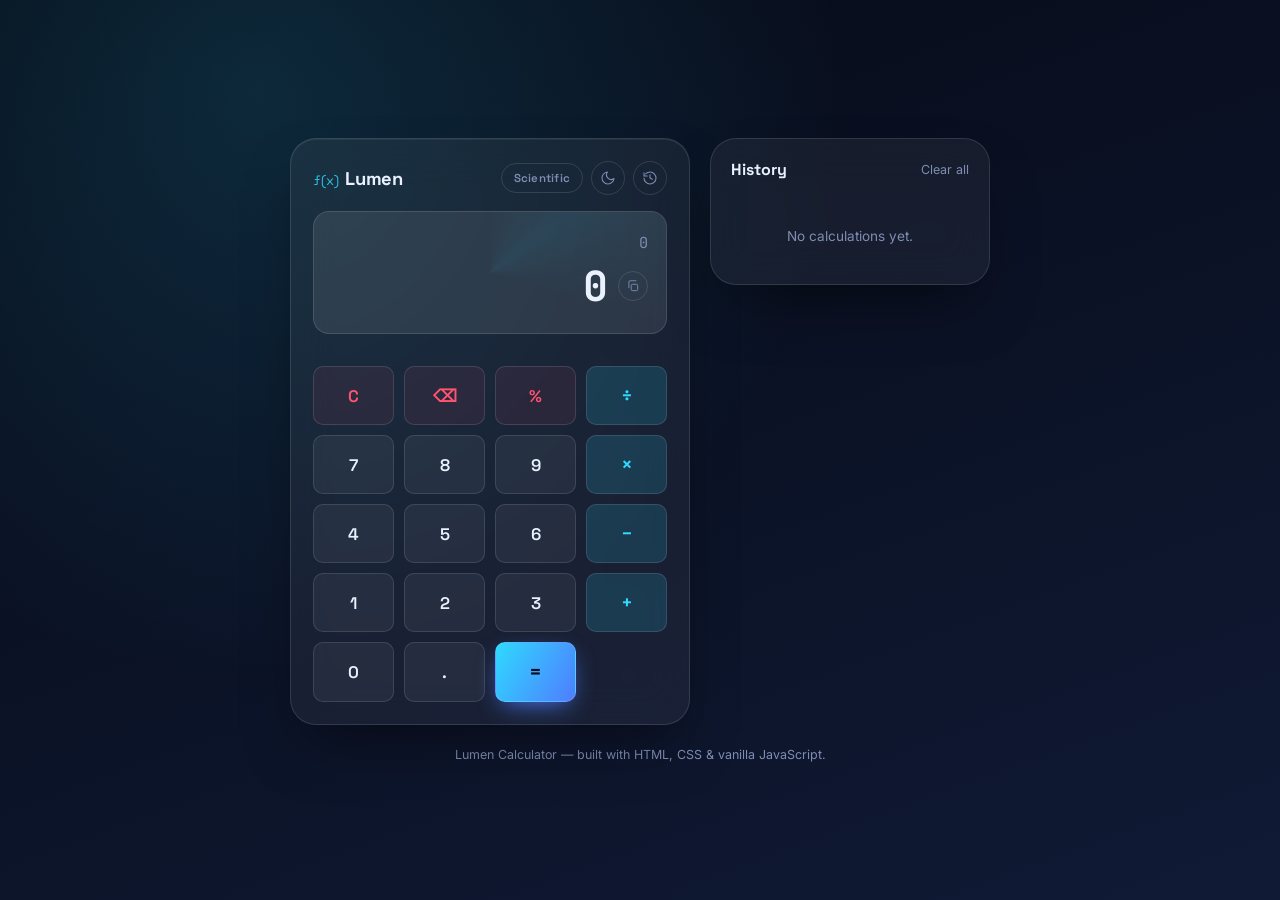
<file: Smart Calculator/index.html>
<!DOCTYPE html>
<html lang="en">
<head>
  <meta charset="UTF-8" />
  <meta name="viewport" content="width=device-width, initial-scale=1.0" />
  <title>Lumen &mdash; Smart Calculator</title>

  <!-- Space Grotesk (display/UI), JetBrains Mono (numeric readout), Inter (small text) -->
  <link rel="preconnect" href="https://fonts.googleapis.com">
  <link rel="preconnect" href="https://fonts.gstatic.com" crossorigin>
  <link href="https://fonts.googleapis.com/css2?family=Space+Grotesk:wght@500;600;700&family=JetBrains+Mono:wght@400;500;700&family=Inter:wght@400;500;600&display=swap" rel="stylesheet">

  <link rel="stylesheet" href="style.css" />
</head>
<body data-theme="dark">

  <div class="app-shell">

    <!-- ============================= -->
    <!-- CALCULATOR CARD               -->
    <!-- ============================= -->
    <main class="calculator" id="calculator">

      <!-- Top bar: brand, mode switch, theme toggle, history toggle -->
      <header class="calc-topbar">
        <div class="brand">
          <span class="brand-glyph">&fnof;(x)</span>
          <span class="brand-name">Lumen</span>
        </div>

        <div class="topbar-actions">
          <!-- Standard / Scientific mode switch -->
          <button class="mode-toggle" id="modeToggle" aria-pressed="false" title="Toggle scientific mode">
            <span>Scientific</span>
          </button>

          <!-- Light / dark theme toggle -->
          <button class="icon-btn" id="themeToggle" aria-label="Toggle light/dark theme" title="Toggle theme">
            <svg class="icon icon-moon" viewBox="0 0 24 24" fill="none"><path d="M21 12.79A9 9 0 1111.21 3 7 7 0 0021 12.79z" stroke="currentColor" stroke-width="1.6" stroke-linecap="round" stroke-linejoin="round"/></svg>
            <svg class="icon icon-sun" viewBox="0 0 24 24" fill="none"><circle cx="12" cy="12" r="4.2" stroke="currentColor" stroke-width="1.6"/><path d="M12 2v2.5M12 19.5V22M4.2 4.2l1.8 1.8M18 18l1.8 1.8M2 12h2.5M19.5 12H22M4.2 19.8L6 18M18 6l1.8-1.8" stroke="currentColor" stroke-width="1.6" stroke-linecap="round"/></svg>
          </button>

          <!-- History drawer toggle -->
          <button class="icon-btn" id="historyToggle" aria-label="Toggle calculation history" title="History">
            <svg class="icon" viewBox="0 0 24 24" fill="none"><path d="M3 12a9 9 0 109-9 9 9 0 00-6.7 3M3 4v5h5" stroke="currentColor" stroke-width="1.6" stroke-linecap="round" stroke-linejoin="round"/><path d="M12 7v5l3.5 2" stroke="currentColor" stroke-width="1.6" stroke-linecap="round" stroke-linejoin="round"/></svg>
          </button>
        </div>
      </header>

      <!-- ============================= -->
      <!-- DISPLAY                       -->
      <!-- ============================= -->
      <section class="display" id="display">
        <div class="display-expression" id="expression" aria-live="polite">0</div>
        <div class="display-result-row">
          <div class="display-result" id="result">0</div>
          <button class="copy-btn" id="copyBtn" aria-label="Copy result" title="Copy result">
            <svg class="icon" viewBox="0 0 24 24" fill="none"><rect x="9" y="9" width="11" height="11" rx="2" stroke="currentColor" stroke-width="1.6"/><path d="M5 15V5a2 2 0 012-2h10" stroke="currentColor" stroke-width="1.6" stroke-linecap="round"/></svg>
          </button>
        </div>
        <span class="copy-toast" id="copyToast">Copied</span>
      </section>

      <!-- ============================= -->
      <!-- SCIENTIFIC PANEL (hidden by default) -->
      <!-- ============================= -->
      <section class="scientific-panel" id="scientificPanel">
        <button class="btn btn-sci" data-action="sin">sin</button>
        <button class="btn btn-sci" data-action="cos">cos</button>
        <button class="btn btn-sci" data-action="tan">tan</button>
        <button class="btn btn-sci" data-action="sqrt">&radic;x</button>
        <button class="btn btn-sci" data-action="square">x&sup2;</button>
        <button class="btn btn-sci" data-action="power">x^y</button>
        <button class="btn btn-sci" data-action="pi">&pi;</button>
        <button class="btn btn-sci" data-action="e">e</button>
        <button class="btn btn-sci" data-action="log">log</button>
      </section>

      <!-- ============================= -->
      <!-- BUTTON GRID                   -->
      <!-- ============================= -->
      <section class="keypad">
        <button class="btn btn-fn" data-action="clear">C</button>
        <button class="btn btn-fn" data-action="delete">&#9003;</button>
        <button class="btn btn-fn" data-action="percent">%</button>
        <button class="btn btn-op" data-action="divide">&divide;</button>

        <button class="btn btn-num" data-value="7">7</button>
        <button class="btn btn-num" data-value="8">8</button>
        <button class="btn btn-num" data-value="9">9</button>
        <button class="btn btn-op" data-action="multiply">&times;</button>

        <button class="btn btn-num" data-value="4">4</button>
        <button class="btn btn-num" data-value="5">5</button>
        <button class="btn btn-num" data-value="6">6</button>
        <button class="btn btn-op" data-action="subtract">&minus;</button>

        <button class="btn btn-num" data-value="1">1</button>
        <button class="btn btn-num" data-value="2">2</button>
        <button class="btn btn-num" data-value="3">3</button>
        <button class="btn btn-op" data-action="add">+</button>

        <button class="btn btn-num btn-zero" data-value="0">0</button>
        <button class="btn btn-num" data-value=".">.</button>
        <button class="btn btn-equals" data-action="equals">=</button>
      </section>
    </main>

    <!-- ============================= -->
    <!-- HISTORY DRAWER                -->
    <!-- ============================= -->
    <aside class="history-drawer" id="historyDrawer" aria-hidden="true">
      <div class="history-header">
        <h2>History</h2>
        <button class="text-btn" id="clearHistory">Clear all</button>
      </div>
      <ul class="history-list" id="historyList">
        <!-- History items injected by script.js -->
      </ul>
      <p class="history-empty" id="historyEmpty">No calculations yet.</p>
    </aside>

    <!-- Backdrop for mobile history drawer -->
    <div class="drawer-backdrop" id="drawerBackdrop"></div>
  </div>

  <footer class="page-footer">
    <p>Lumen Calculator &mdash; built with HTML, CSS &amp; vanilla JavaScript.</p>
  </footer>

  <script src="script.js"></script>
</body>
</html>
</file>
<file: Smart Calculator/style.css>
/* =====================================================================
   LUMEN CALCULATOR — STYLESHEET
   ---------------------------------------------------------------------
   DESIGN TOKENS
   Color (dark theme, default):
     --bg-start / --bg-end   deep navy gradient canvas
     --glass                 translucent panel fill (glassmorphism)
     --glass-border          hairline edge on glass panels
     --accent / --accent-2   blue-neon gradient pair (signature color)
     --text-primary/-muted   readout + label text
   Type:
     Display  -> 'Space Grotesk'  (brand, labels, buttons)
     Numeric  -> 'JetBrains Mono' (the calculator readout — fixed-width
                 digits so numbers never jitter as they change)
     Body     -> 'Inter'          (history list, small UI text)
   ===================================================================== */

:root {
  /* ---- Dark theme (default) ---- */
  --bg-start: #060a16;
  --bg-end: #101a35;
  --glass: rgba(255, 255, 255, 0.055);
  --glass-strong: rgba(255, 255, 255, 0.09);
  --glass-border: rgba(255, 255, 255, 0.12);
  --accent: #2fd9ff;
  --accent-2: #4f7dff;
  --accent-soft: rgba(47, 217, 255, 0.14);
  --text-primary: #eaf2ff;
  --text-muted: #7f8db3;
  --danger: #ff5470;
  --shadow-color: rgba(0, 0, 0, 0.5);

  --radius-sm: 10px;
  --radius-md: 16px;
  --radius-lg: 26px;
  --ease: cubic-bezier(0.22, 1, 0.36, 1);
}

/* ---- Light theme overrides ---- */
body[data-theme="light"] {
  --bg-start: #eef3fb;
  --bg-end: #dbe6f8;
  --glass: rgba(255, 255, 255, 0.55);
  --glass-strong: rgba(255, 255, 255, 0.8);
  --glass-border: rgba(20, 40, 80, 0.12);
  --accent: #0091b8;
  --accent-2: #3b5fe0;
  --accent-soft: rgba(0, 145, 184, 0.12);
  --text-primary: #10182c;
  --text-muted: #56637f;
  --danger: #d63c5e;
  --shadow-color: rgba(30, 45, 90, 0.18);
}

/* ---------------------------------------------------------------------
   RESET
--------------------------------------------------------------------- */
* {
  margin: 0;
  padding: 0;
  box-sizing: border-box;
}

body {
  min-height: 100vh;
  display: flex;
  flex-direction: column;
  align-items: center;
  justify-content: center;
  font-family: "Inter", system-ui, sans-serif;
  color: var(--text-primary);
  background: radial-gradient(circle at 20% 10%, var(--accent-soft), transparent 45%),
              linear-gradient(160deg, var(--bg-start), var(--bg-end));
  background-attachment: fixed;
  transition: background 0.5s var(--ease), color 0.5s var(--ease);
  padding: 32px 16px;
}

button {
  font-family: inherit;
  border: none;
  cursor: pointer;
  color: inherit;
  background: none;
}

ul {
  list-style: none;
}

@media (prefers-reduced-motion: reduce) {
  * {
    animation-duration: 0.001ms !important;
    transition-duration: 0.001ms !important;
  }
}

/* ---------------------------------------------------------------------
   APP SHELL — positions calculator + history drawer side by side on
   desktop, stacks/overlays on mobile
--------------------------------------------------------------------- */
.app-shell {
  position: relative;
  display: flex;
  gap: 20px;
  align-items: flex-start;
}

/* ---------------------------------------------------------------------
   CALCULATOR CARD (glassmorphism)
--------------------------------------------------------------------- */
.calculator {
  width: min(92vw, 400px);
  padding: 22px;
  border-radius: var(--radius-lg);
  background: var(--glass);
  border: 1px solid var(--glass-border);
  backdrop-filter: blur(22px);
  -webkit-backdrop-filter: blur(22px);
  box-shadow: 0 30px 60px -20px var(--shadow-color), inset 0 1px 0 rgba(255, 255, 255, 0.06);
  display: flex;
  flex-direction: column;
  gap: 16px;
  transition: box-shadow 0.4s var(--ease), border-color 0.4s var(--ease);
}

/* ---- Top bar ---- */
.calc-topbar {
  display: flex;
  align-items: center;
  justify-content: space-between;
  gap: 10px;
}

.brand {
  display: flex;
  align-items: baseline;
  gap: 6px;
  font-family: "Space Grotesk", sans-serif;
}

.brand-glyph {
  color: var(--accent);
  font-size: 0.85rem;
  opacity: 0.85;
}

.brand-name {
  font-size: 1.15rem;
  font-weight: 700;
  letter-spacing: -0.01em;
}

.topbar-actions {
  display: flex;
  align-items: center;
  gap: 8px;
}

.mode-toggle {
  font-family: "Space Grotesk", sans-serif;
  font-size: 0.72rem;
  font-weight: 600;
  letter-spacing: 0.02em;
  padding: 7px 12px;
  border-radius: 999px;
  border: 1px solid var(--glass-border);
  background: transparent;
  color: var(--text-muted);
  transition: all 0.25s var(--ease);
}

.mode-toggle[aria-pressed="true"] {
  color: var(--bg-start);
  background: linear-gradient(120deg, var(--accent), var(--accent-2));
  border-color: transparent;
  box-shadow: 0 0 18px var(--accent-soft);
}

.icon-btn {
  width: 34px;
  height: 34px;
  display: flex;
  align-items: center;
  justify-content: center;
  border-radius: 50%;
  border: 1px solid var(--glass-border);
  color: var(--text-muted);
  transition: all 0.25s var(--ease);
  position: relative;
}

.icon-btn:hover {
  color: var(--accent);
  border-color: var(--accent);
  box-shadow: 0 0 14px var(--accent-soft);
}

.icon {
  width: 16px;
  height: 16px;
}

/* Sun/moon crossfade based on theme */
.icon-sun { display: none; }
body[data-theme="light"] .icon-sun { display: block; }
body[data-theme="light"] .icon-moon { display: none; }

/* ---------------------------------------------------------------------
   DISPLAY
--------------------------------------------------------------------- */
.display {
  position: relative;
  padding: 20px 18px;
  border-radius: var(--radius-md);
  background: var(--glass-strong);
  border: 1px solid var(--glass-border);
  overflow: hidden;
  min-height: 108px;
  display: flex;
  flex-direction: column;
  justify-content: flex-end;
  gap: 6px;
}

/* Subtle animated glow ring around the display — signature detail */
.display::before {
  content: "";
  position: absolute;
  inset: -40%;
  background: conic-gradient(from 0deg, transparent, var(--accent-soft), transparent 30%);
  animation: rotate-glow 6s linear infinite;
  opacity: 0.5;
  pointer-events: none;
}

@keyframes rotate-glow {
  to { transform: rotate(360deg); }
}

.display-expression {
  position: relative;
  z-index: 1;
  font-family: "JetBrains Mono", monospace;
  font-size: 0.95rem;
  color: var(--text-muted);
  min-height: 1.2em;
  overflow-x: auto;
  white-space: nowrap;
  text-align: right;
}

.display-result-row {
  position: relative;
  z-index: 1;
  display: flex;
  align-items: center;
  justify-content: flex-end;
  gap: 10px;
}

.display-result {
  font-family: "JetBrains Mono", monospace;
  font-weight: 700;
  font-size: clamp(2rem, 8vw, 2.6rem);
  text-align: right;
  overflow-x: auto;
  white-space: nowrap;
  max-width: 100%;
  transition: transform 0.15s var(--ease);
}

/* Pulse animation triggered on '=' press via .is-pulsing (added/removed by JS) */
.display-result.is-pulsing {
  animation: pulse-result 0.35s var(--ease);
}

@keyframes pulse-result {
  0%   { transform: scale(1); text-shadow: 0 0 0 transparent; }
  40%  { transform: scale(1.05); text-shadow: 0 0 20px var(--accent-soft); }
  100% { transform: scale(1); text-shadow: 0 0 0 transparent; }
}

.display-result.is-error {
  color: var(--danger);
  font-size: 1.4rem;
}

.copy-btn {
  flex-shrink: 0;
  width: 30px;
  height: 30px;
  border-radius: 50%;
  border: 1px solid var(--glass-border);
  display: flex;
  align-items: center;
  justify-content: center;
  color: var(--text-muted);
  transition: all 0.25s var(--ease);
}

.copy-btn:hover {
  color: var(--accent);
  border-color: var(--accent);
}

.copy-btn .icon {
  width: 14px;
  height: 14px;
}

.copy-toast {
  position: absolute;
  top: 10px;
  right: 18px;
  z-index: 2;
  font-family: "Space Grotesk", sans-serif;
  font-size: 0.7rem;
  letter-spacing: 0.03em;
  color: var(--accent);
  background: var(--accent-soft);
  border: 1px solid var(--accent);
  padding: 3px 10px;
  border-radius: 999px;
  opacity: 0;
  transform: translateY(-6px);
  transition: all 0.3s var(--ease);
  pointer-events: none;
}

.copy-toast.is-visible {
  opacity: 1;
  transform: translateY(0);
}

/* ---------------------------------------------------------------------
   SCIENTIFIC PANEL
--------------------------------------------------------------------- */
.scientific-panel {
  display: grid;
  grid-template-columns: repeat(3, 1fr);
  gap: 8px;
  max-height: 0;
  opacity: 0;
  overflow: hidden;
  transition: max-height 0.4s var(--ease), opacity 0.3s var(--ease), margin 0.4s var(--ease);
}

.scientific-panel.is-open {
  max-height: 200px;
  opacity: 1;
}

/* ---------------------------------------------------------------------
   KEYPAD
--------------------------------------------------------------------- */
.keypad {
  display: grid;
  grid-template-columns: repeat(4, 1fr);
  gap: 10px;
}

.btn {
  position: relative;
  overflow: hidden;
  padding: 16px 0;
  border-radius: var(--radius-sm);
  font-family: "Space Grotesk", sans-serif;
  font-size: 1.05rem;
  font-weight: 600;
  background: var(--glass);
  border: 1px solid var(--glass-border);
  color: var(--text-primary);
  transition: transform 0.15s var(--ease), background 0.2s var(--ease), border-color 0.2s var(--ease), box-shadow 0.2s var(--ease);
}

.btn:hover {
  border-color: var(--accent);
  box-shadow: 0 0 16px var(--accent-soft);
}

.btn:active {
  transform: scale(0.94);
}

.btn-sci {
  font-size: 0.85rem;
  padding: 12px 0;
  color: var(--text-muted);
}

.btn-fn {
  color: var(--danger);
  background: rgba(255, 84, 112, 0.08);
}

.btn-op {
  color: var(--accent);
  background: var(--accent-soft);
  font-size: 1.2rem;
}

.btn-zero {
  grid-column: span 1;
}

.btn-equals {
  background: linear-gradient(120deg, var(--accent), var(--accent-2));
  color: #04101f;
  font-size: 1.3rem;
  box-shadow: 0 8px 24px -8px var(--accent-2);
}

.btn-equals:hover {
  box-shadow: 0 8px 28px -6px var(--accent-2), 0 0 20px var(--accent-soft);
}

/* ---- Ripple animation (span injected by JS on click) ---- */
.ripple {
  position: absolute;
  border-radius: 50%;
  background: rgba(255, 255, 255, 0.5);
  transform: scale(0);
  animation: ripple-effect 0.55s var(--ease);
  pointer-events: none;
}

body[data-theme="light"] .ripple {
  background: rgba(0, 0, 0, 0.15);
}

@keyframes ripple-effect {
  to {
    transform: scale(3.5);
    opacity: 0;
  }
}

/* ---------------------------------------------------------------------
   HISTORY DRAWER
--------------------------------------------------------------------- */
.history-drawer {
  width: 280px;
  max-height: 640px;
  padding: 20px;
  border-radius: var(--radius-lg);
  background: var(--glass);
  border: 1px solid var(--glass-border);
  backdrop-filter: blur(22px);
  -webkit-backdrop-filter: blur(22px);
  box-shadow: 0 30px 60px -20px var(--shadow-color);
  display: flex;
  flex-direction: column;
  gap: 14px;
  overflow-y: auto;
}

.history-header {
  display: flex;
  align-items: center;
  justify-content: space-between;
}

.history-header h2 {
  font-family: "Space Grotesk", sans-serif;
  font-size: 1rem;
}

.text-btn {
  font-size: 0.78rem;
  color: var(--text-muted);
  transition: color 0.2s var(--ease);
}

.text-btn:hover {
  color: var(--danger);
}

.history-list {
  display: flex;
  flex-direction: column;
  gap: 8px;
}

.history-item {
  padding: 10px 12px;
  border-radius: var(--radius-sm);
  background: var(--glass-strong);
  border: 1px solid var(--glass-border);
  cursor: pointer;
  transition: all 0.2s var(--ease);
  animation: item-in 0.3s var(--ease);
}

@keyframes item-in {
  from { opacity: 0; transform: translateX(10px); }
  to   { opacity: 1; transform: translateX(0); }
}

.history-item:hover {
  border-color: var(--accent);
  transform: translateX(-2px);
}

.history-expression {
  font-family: "JetBrains Mono", monospace;
  font-size: 0.75rem;
  color: var(--text-muted);
  white-space: nowrap;
  overflow: hidden;
  text-overflow: ellipsis;
}

.history-result {
  font-family: "JetBrains Mono", monospace;
  font-size: 1rem;
  font-weight: 700;
  color: var(--accent);
}

.history-empty {
  text-align: center;
  color: var(--text-muted);
  font-size: 0.85rem;
  padding: 20px 0;
}

/* ---------------------------------------------------------------------
   FOOTER
--------------------------------------------------------------------- */
.page-footer {
  margin-top: 22px;
  color: var(--text-muted);
  font-size: 0.78rem;
  text-align: center;
}

/* ---------------------------------------------------------------------
   RESPONSIVE LAYOUT
--------------------------------------------------------------------- */

/* Desktop: history drawer sits statically beside the calculator.
   We use a class toggled by JS to show/hide it even on desktop. */
.history-drawer {
  transform: translateX(0);
}

.drawer-backdrop {
  display: none;
}

@media (max-width: 860px) {
  /* On tablet/mobile the history becomes an overlay drawer sliding
     in from the right, with a dimmed backdrop behind it. */
  .app-shell {
    display: block;
  }

  .history-drawer {
    position: fixed;
    top: 0;
    right: 0;
    height: 100vh;
    max-height: 100vh;
    border-radius: 0;
    z-index: 101;
    transform: translateX(100%);
    transition: transform 0.4s var(--ease);
  }

  .history-drawer.is-open {
    transform: translateX(0);
  }

  .drawer-backdrop {
    display: block;
    position: fixed;
    inset: 0;
    background: rgba(0, 0, 0, 0.5);
    z-index: 100;
    opacity: 0;
    pointer-events: none;
    transition: opacity 0.3s var(--ease);
  }

  .drawer-backdrop.is-open {
    opacity: 1;
    pointer-events: auto;
  }
}

@media (max-width: 420px) {
  .calculator {
    padding: 16px;
    gap: 12px;
  }

  .btn {
    padding: 14px 0;
    font-size: 0.95rem;
  }

  .display-result {
    font-size: clamp(1.7rem, 9vw, 2.2rem);
  }

  .history-drawer {
    width: 100vw;
  }
}
</file>
